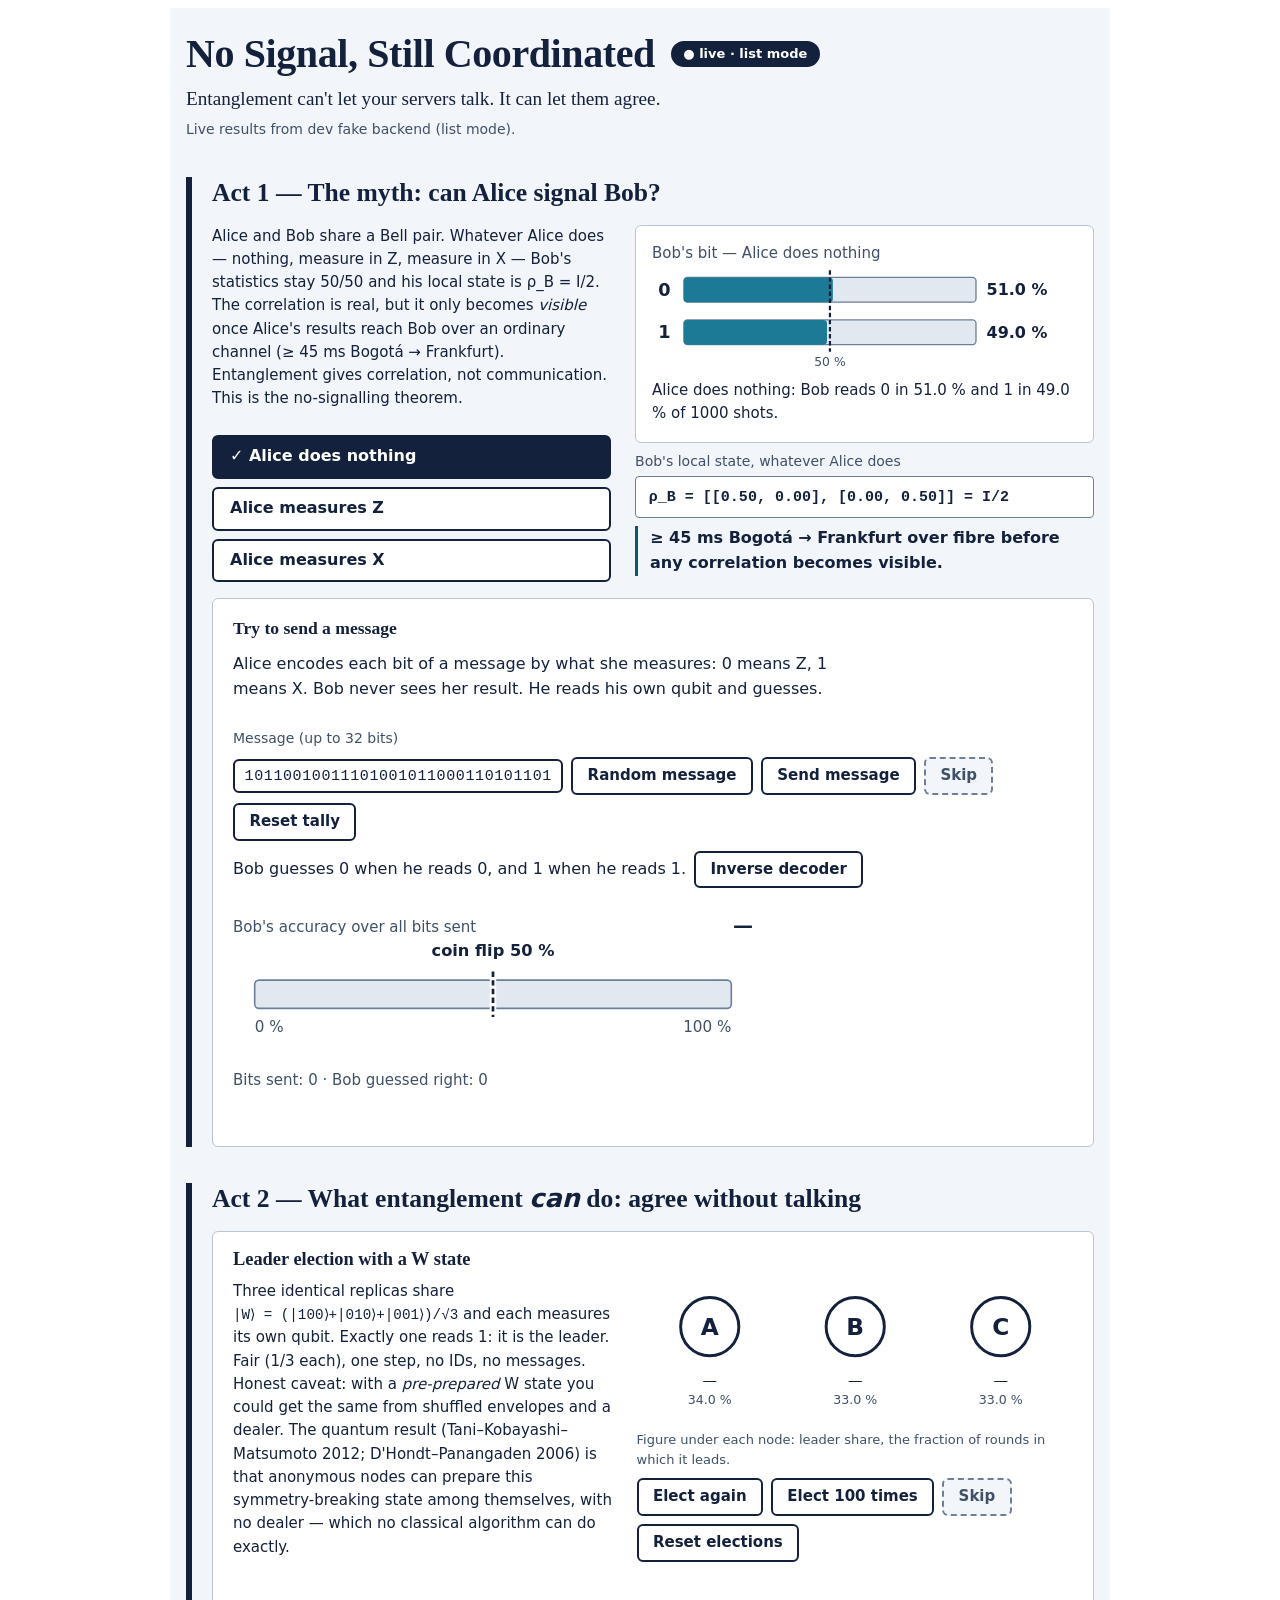
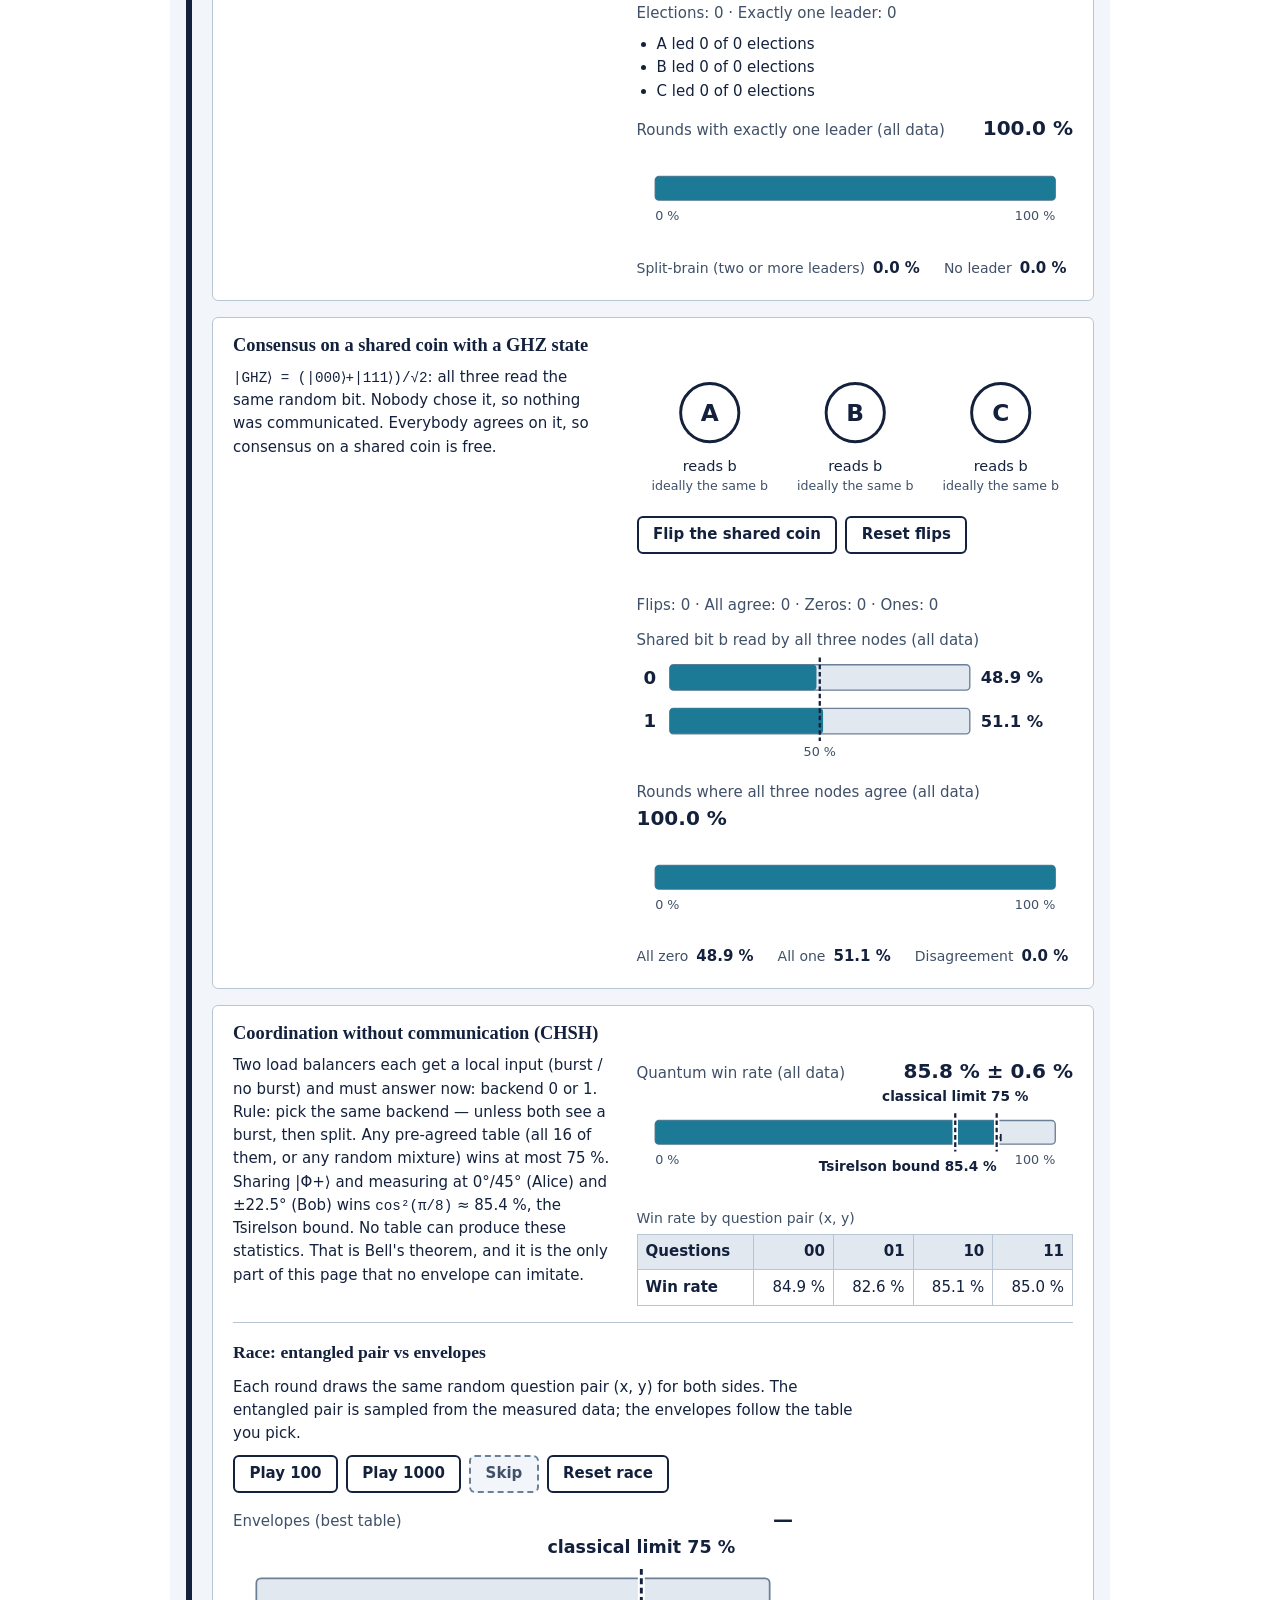
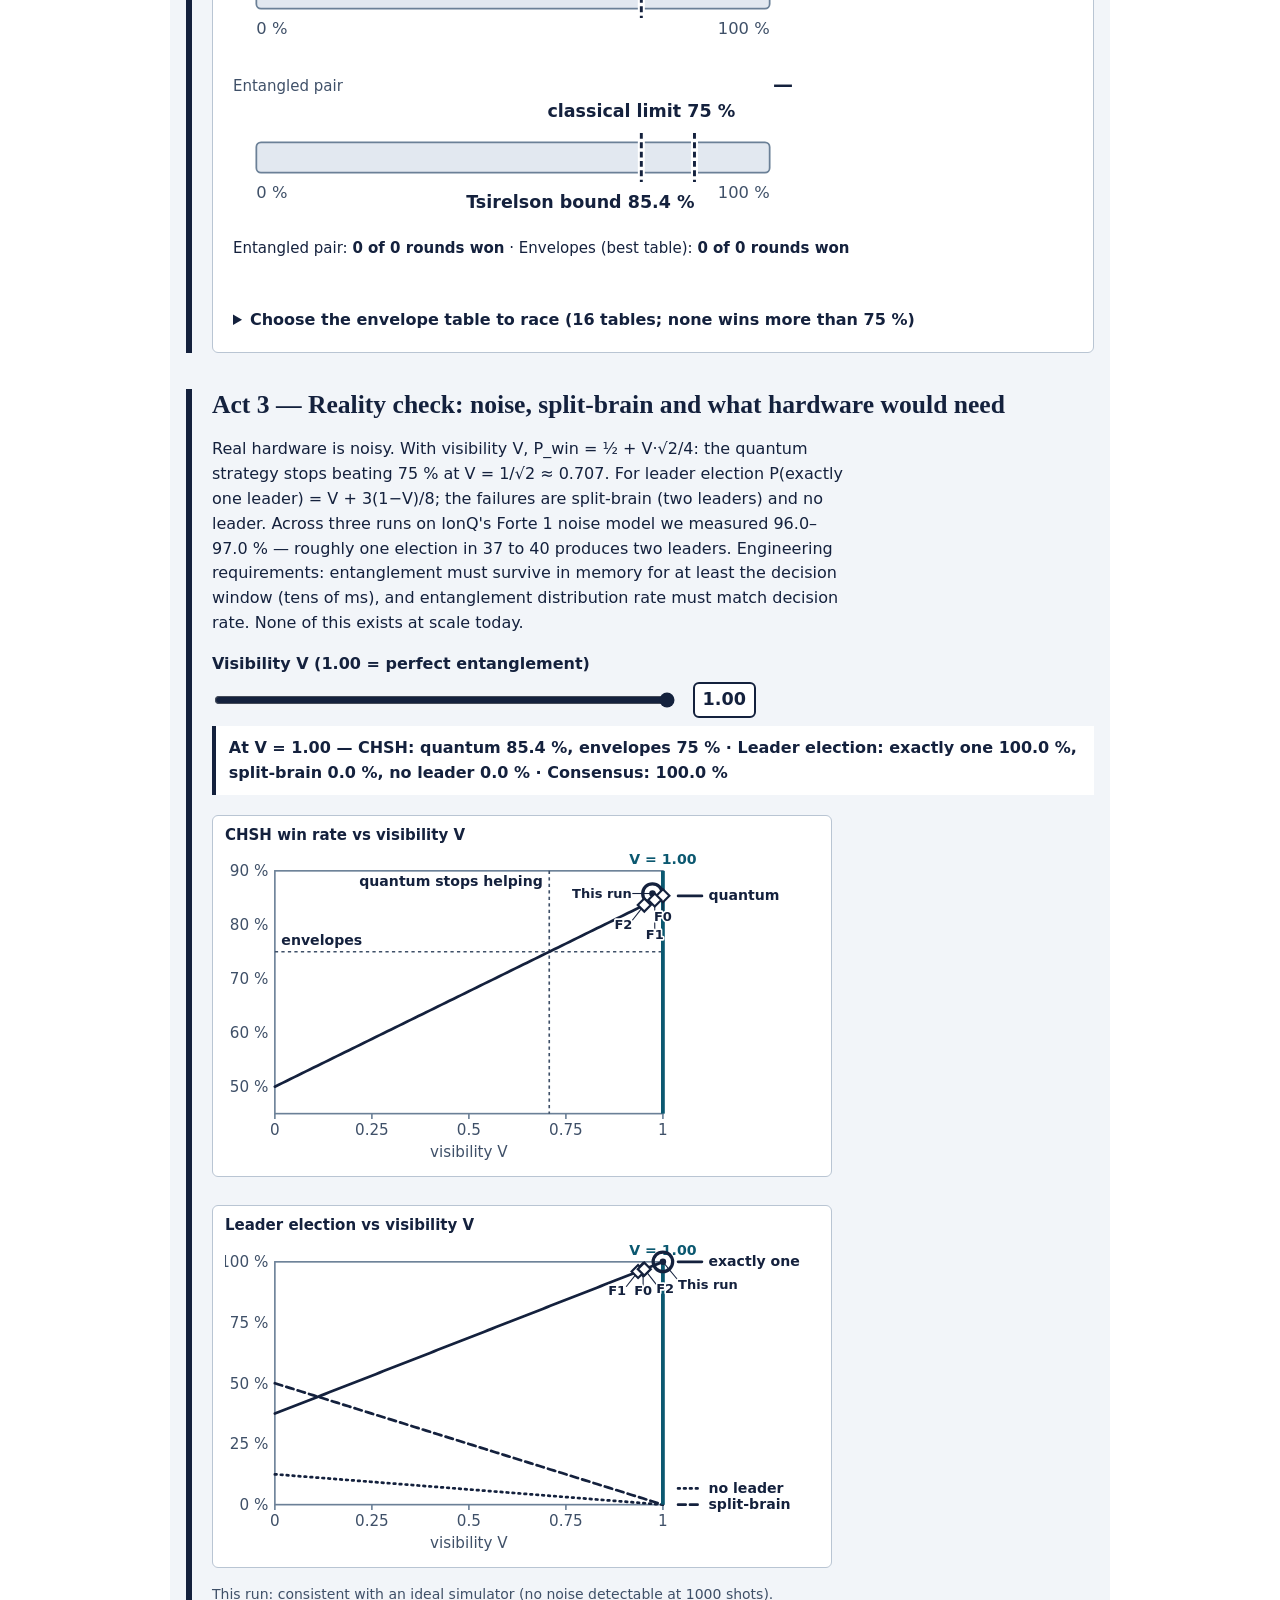
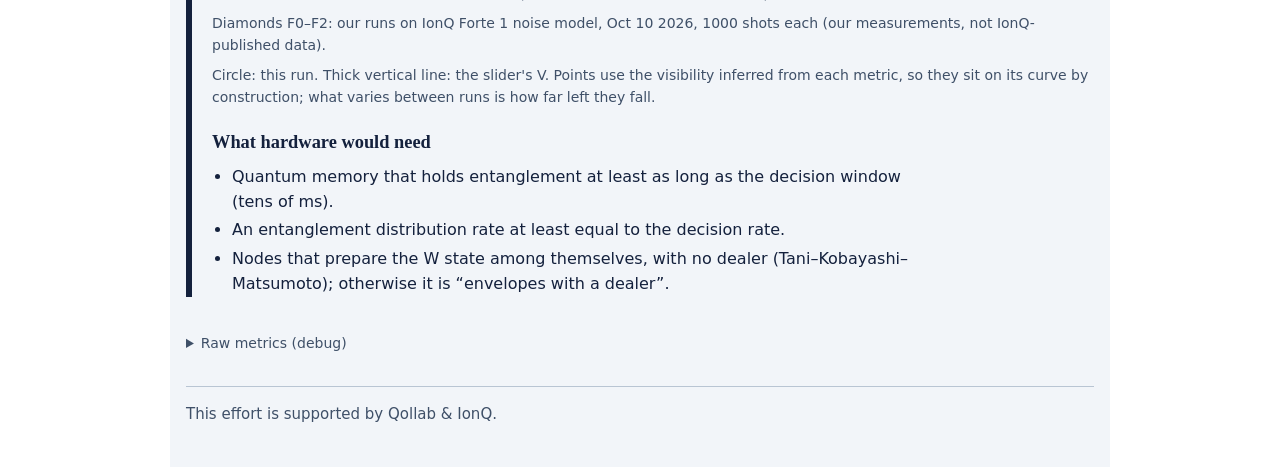
<file: dev/index.html>
<!doctype html>
<!-- Local harness only (NOT uploaded to Qollab). Serve from the repo root:
       python3 -m http.server 8000   ->   http://localhost:8000/dev/
     Add ?mode=wide to make the shim report IonQ-style wide mode. -->
<html lang="en">
<head>
  <meta charset="utf-8">
  <meta name="viewport" content="width=device-width, initial-scale=1">
  <title>NSSC dev harness</title>
  <link rel="stylesheet" href="../main.css">
  <script type="importmap">{ "imports": { "quantum.runner": "./shim/runner.js" } }</script>
</head>
<body>
  <script type="module">
    // Fake Qollab runtime: backend global + fragment injected before main.js runs.
    window.backend = {
      name: 'dev fake backend',
      run: async () => ({ result: async () => ({ get_counts: () => ({}) }) }),
    };
    document.body.innerHTML = await (await fetch('../index.html')).text();
    await import('../main.js');
  </script>
</body>
</html>
</file>
<file: main.css>
/* No Signal, Still Coordinated. One file, no inline styles.
   Own background and text colour: never depend on the host theme.
   Contrast: ink on paper ~15:1, muted on panel ~7:1, chart marks >= 3:1. */

.nssc {
  --ink: #14213d;
  --muted: #3f5068;
  --paper: #f2f5f9;
  --panel: #ffffff;
  --line: #b9c5d3;
  --edge: #6b8097;
  --track: #e2e8f0;
  --accent: #1d7a97;
  --accent-deep: #0b5870;
  --serif: "Iowan Old Style", "Palatino Linotype", Palatino, Georgia, serif;
  --sans: "Segoe UI", Roboto, "Helvetica Neue", "Noto Sans", "DejaVu Sans", Arial, sans-serif;   /* no system-ui: some desktops set a monospace UI font */
  --mono: ui-monospace, "SFMono-Regular", Menlo, Consolas, monospace;

  box-sizing: border-box;
  max-width: 940px;
  margin: 0 auto;
  padding: 1.5rem 1rem 2.5rem;
  background: var(--paper);
  color: var(--ink);
  font: 16px/1.55 var(--sans);
}
.nssc *, .nssc *::before, .nssc *::after { box-sizing: inherit; }
/* Proportional text everywhere (explicit, so host styles cannot turn the body monospace);
   monospace only for formulas, rho_B, bit strings and the debug dump. */
.nssc, .nssc * { font-family: var(--sans); font-variant-numeric: tabular-nums; }
.nssc .mono, .nssc .math, .nssc .rho__box, .nssc .nssc__debug { font-family: var(--mono); }
.nssc .math { font-size: .95em; white-space: nowrap; }

/* Header */
.nssc__titlerow { display: flex; flex-wrap: wrap; align-items: center; gap: .5rem 1rem; }
.nssc h1 { margin: 0; font: 700 clamp(1.7rem, 4.5vw, 2.5rem)/1.1 var(--serif); letter-spacing: -.01em; }
.nssc__tagline { margin: .6rem 0 .4rem; max-width: 40rem; font: 400 1.2rem/1.4 var(--serif); color: var(--ink); }
.nssc__status { margin: 0; font-size: .875rem; color: var(--muted); }
.nssc__badge {
  display: inline-block; padding: .15rem .65rem; border: 2px solid var(--ink); border-radius: 999px;
  background: var(--panel); color: var(--ink); font-size: .8125rem; font-weight: 600; line-height: 1.4; white-space: nowrap;
}
.nssc__badge::before { content: "\25CB\00a0"; }                       /* hollow dot: precomputed */
body[data-source="live"] .nssc__badge { background: var(--ink); color: #fff; }
body[data-source="live"] .nssc__badge::before { content: "\25CF\00a0"; }  /* solid dot: live */

/* Acts: a heavy left rule separates the three acts */
.act { margin: 2.25rem 0; padding: 0 0 0 1.25rem; border-left: 6px solid var(--ink); }
.act > h2 { margin: 0 0 1rem; font: 700 clamp(1.25rem, 3vw, 1.6rem)/1.25 var(--serif); }
.act > h2 em { font-style: italic; }
.act__text { margin: 0 0 1rem; max-width: 40rem; }
.act__text em { font-style: italic; }

.panel { margin: 1rem 0; padding: 1rem 1.25rem 1.25rem; background: var(--panel); border: 1px solid var(--line); border-radius: 6px; }
.panel > h3 { margin: 0 0 .5rem; font: 700 1.15rem/1.3 var(--serif); }
.panel__body, .act1 { display: grid; grid-template-columns: minmax(0, 1fr) minmax(0, 1.15fr); gap: 1rem 1.5rem; align-items: start; }
.panel__body > .act__text, .act1__left > .act__text { font-size: .9375rem; }
.panel__vis, .act1__left, .act1__right { display: flex; flex-direction: column; gap: .5rem; min-width: 0; }

/* Act 1 */
.choices { grid-column: 1; }
.choices { display: flex; flex-direction: column; gap: .5rem; align-items: stretch; }
.choice {
  display: block; width: 100%; padding: .6rem 1rem; border: 2px solid var(--ink); border-radius: 6px;
  background: var(--panel); color: var(--ink); font-family: inherit; font-size: 1rem; font-weight: 600; line-height: 1.3; text-align: left; cursor: pointer;
}
.choice:hover { background: var(--track); }
.choice[aria-pressed="true"] { background: var(--ink); color: #fff; border-width: 4px; padding: calc(.6rem - 2px) calc(1rem - 2px); }
.choice[aria-pressed="true"]::before { content: "\2713\00a0" / ""; }       /* check mark: state not by colour alone */
.act1__out { padding: .75rem 1rem 1rem; background: var(--panel); border: 1px solid var(--line); border-radius: 6px; }
.act1__summary { margin: .5rem 0 0; font-size: .9375rem; }
.act1__compare { margin: .5rem 0 0; font-size: .875rem; color: var(--muted); }
.act1__compare:empty { display: none; }
.rho { display: flex; flex-direction: column; gap: .25rem; }
.rho__label { font-size: .875rem; color: var(--muted); }
.rho__box {
  display: block; padding: .6rem .8rem; border: 1px solid var(--edge); border-radius: 4px;
  background: var(--panel); font-size: .9375rem; font-weight: 600; line-height: 1.4; overflow-wrap: anywhere;
}
.latency { margin: 0; padding-left: .75rem; border-left: 3px solid var(--accent-deep); font-weight: 600; }

/* Charts (SVG classes come from ui/charts.js) */
.chart { margin: .25rem 0 .5rem; overflow-x: auto; max-width: 560px; }
.chart svg { display: block; width: 100%; height: auto; font-family: inherit; }
.chart__head { display: flex; flex-wrap: wrap; justify-content: space-between; align-items: baseline; gap: 0 1rem; }
.chart__label { font-size: .9375rem; color: var(--muted); }
.chart__value { font-size: 1.25rem; font-weight: 700; line-height: 1.3; }
.c-track { fill: var(--track); stroke: var(--edge); stroke-width: 1.5; }
.c-fill { fill: var(--accent); }
.c-err line { stroke: var(--ink); stroke-width: 2; }
.c-mark-halo { stroke: var(--panel); stroke-width: 6; }
.c-mark { stroke: var(--ink); stroke-width: 2.5; stroke-dasharray: 5 3; }
.c-mark-label { fill: var(--ink); font-size: 15px; font-weight: 600; }
.c-axis { fill: var(--muted); font-size: 14px; }
.c-bin { fill: var(--ink); font-size: 20px; font-weight: 700; }
.c-pct { fill: var(--ink); font-size: 18px; font-weight: 700; }

/* Nodes: filled = on, outline = off; state is always spelled out in text */
.node circle { stroke: var(--ink); stroke-width: 3; }
.node.is-off circle { fill: var(--panel); }
.node.is-on circle { fill: var(--ink); }
.node__name { font-size: 24px; font-weight: 700; fill: var(--ink); }
.node.is-on .node__name { fill: #fff; }
.node__state { font-size: 15px; font-weight: 500; fill: var(--ink); }
.node.is-on .node__state { font-weight: 800; }
.node__note { font-size: 13px; fill: var(--muted); }

.stats { display: flex; flex-wrap: wrap; gap: .25rem 1.5rem; margin: .25rem 0 0; }
.stats > div { display: flex; gap: .5rem; align-items: baseline; }
.stats dt { color: var(--muted); font-size: .875rem; }
.stats dd { margin: 0; font-size: .9375rem; font-weight: 700; }

.pairs { width: 100%; margin-top: .75rem; border-collapse: collapse; font-size: .9375rem; }
.pairs caption { padding-bottom: .25rem; text-align: left; font-size: .875rem; color: var(--muted); }
.pairs th, .pairs td { padding: .35rem .5rem; border: 1px solid var(--line); text-align: right; }
.pairs th[scope="row"], .pairs thead th:first-child { text-align: left; }
.pairs thead th { background: var(--track); }

/* Interactive games */
.btn {
  padding: .45rem .9rem; border: 2px solid var(--ink); border-radius: 6px; background: var(--panel); color: var(--ink);
  font-size: .9375rem; font-weight: 600; line-height: 1.3; cursor: pointer;
}
.btn:hover:not(:disabled) { background: var(--track); }
.btn:disabled { border-color: var(--edge); color: var(--muted); background: var(--paper); border-style: dashed; cursor: not-allowed; }
.btn[aria-pressed="true"] { background: var(--ink); color: #fff; border-width: 4px; padding: calc(.45rem - 2px) calc(.9rem - 2px); }
.btn[aria-pressed="true"]::before { content: "\2713\00a0" / ""; }
.game__controls { display: flex; flex-wrap: wrap; align-items: center; gap: .5rem; }
.game__controls label { flex-basis: 100%; font-size: .875rem; color: var(--muted); }
.game__controls input[type="text"] {
  min-width: 0; max-width: 100%; padding: .4rem .6rem; border: 2px solid var(--ink); border-radius: 6px;
  background: var(--panel); color: var(--ink); font-size: .9375rem; letter-spacing: .04em;
}
.game__status { min-height: 1.5em; margin: 0; font-weight: 600; }
.game__counts { margin: 0; font-size: .9375rem; color: var(--muted); }
.game__counts strong { color: var(--ink); }
.legend { margin: 0; font-size: .8125rem; color: var(--muted); }
.tally { margin: 0; padding-left: 1.25rem; font-size: .9375rem; }
.act1__send { grid-column: 1 / -1; display: flex; flex-direction: column; gap: .6rem; padding: 1rem 1.25rem 1.25rem; background: var(--panel); border: 1px solid var(--line); border-radius: 6px; }
.act1__send .chart { max-width: 520px; }
.act1__send h3, .race h4 { margin: 0; font-size: 1.1rem; font-weight: 700; font-family: var(--serif); }
.decoder { margin: 0; display: flex; flex-wrap: wrap; align-items: center; gap: .5rem; }
.msg__row { display: flex; flex-wrap: wrap; gap: 0 1rem; margin: 0; font-size: .9375rem; }
.msg__row .mono { flex: 1 1 12rem; min-width: 0; overflow-wrap: anywhere; }
.msg__label { min-width: 7rem; color: var(--muted); }
.race { margin-top: 1rem; padding-top: 1rem; border-top: 1px solid var(--line); display: flex; flex-direction: column; gap: .6rem; }
.race > .act__text { margin: 0; font-size: .9375rem; }
.race__bars { display: grid; grid-template-columns: minmax(0, 1fr); gap: .25rem; max-width: 560px; }   /* stacked: the SVG text stays readable */
.race__counts p { margin: 0; font-size: .9375rem; }
.strategies { margin-top: .25rem; }
.strategies summary { cursor: pointer; font-weight: 600; }
.strategies fieldset { margin: .5rem 0 0; padding: 0; border: 0; min-width: 0; }
.strategies__table th, .strategies__table td { text-align: left; }
.strategies__table td:first-child { text-align: center; }
.strategies__table .rate, .strategies__table .wins { white-space: nowrap; }
.strategies__table input[type="radio"] { width: 1.1rem; height: 1.1rem; accent-color: var(--ink); }
.sr-only { position: absolute; width: 1px; height: 1px; margin: -1px; padding: 0; overflow: hidden; clip: rect(0 0 0 0); border: 0; white-space: nowrap; }

/* Act 3 */
.slider { display: flex; flex-direction: column; gap: .35rem; max-width: 34rem; margin: .5rem 0; }
.slider label { font-weight: 600; }
.slider__row { display: flex; align-items: center; gap: 1rem; }
.slider input[type="range"] { flex: 1; min-width: 0; height: 2rem; accent-color: var(--ink); cursor: pointer; }
.slider__out { min-width: 3.5rem; padding: .15rem .5rem; border: 2px solid var(--ink); border-radius: 6px; background: var(--panel); font-size: 1.1rem; font-weight: 700; text-align: center; }
.readout { margin: .25rem 0 1rem; padding: .6rem .8rem; background: var(--panel); border-left: 4px solid var(--ink); font-weight: 600; max-width: 56rem; }
.charts { display: flex; flex-direction: column; gap: 1rem; }   /* one column: the plots need the width to stay legible */
.charts .chart { max-width: 620px; background: var(--panel); border: 1px solid var(--line); border-radius: 6px; padding: .5rem .75rem .25rem; }
.charts .chart__label { font-weight: 600; color: var(--ink); }
#act3-root .legend { margin: .5rem 0 0; font-size: .875rem; max-width: 56rem; }
.needs { margin: 0 0 .5rem; padding-left: 1.25rem; max-width: 44rem; }
.needs li { margin: .25rem 0; }
#act3-root h3 { margin: 1.25rem 0 .5rem; font-family: var(--serif); font-size: 1.15rem; font-weight: 700; }

/* curve plot (SVG classes from ui/charts.js) */
.c-frame { fill: var(--panel); stroke: var(--edge); stroke-width: 1.5; }
.c-grid { stroke: var(--track); stroke-width: 1; }
.c-tick { stroke: var(--edge); stroke-width: 1.5; }
.c-ref { stroke: var(--muted); stroke-width: 1.5; stroke-dasharray: 3 3; }
.c-ref-label { fill: var(--ink); font-size: 13px; font-weight: 600; }
.c-series, .c-series-sample { stroke: var(--ink); stroke-width: 2.5; stroke-linecap: round; stroke-linejoin: round; }
.c-end-label { fill: var(--ink); font-size: 13px; font-weight: 600; }
.c-slider-marker { stroke: var(--accent-deep); stroke-width: 3.5; }
.c-marker-label { fill: var(--accent-deep); font-size: 13px; font-weight: 700; }
.pt-leader { stroke: var(--ink); stroke-width: 1; }
.pt-circle { fill: none; stroke: var(--ink); stroke-width: 3; }
.pt-dot { fill: var(--ink); }
.pt-diamond { fill: var(--panel); stroke: var(--ink); stroke-width: 2; }
.pt-label { fill: var(--ink); font-size: 12px; font-weight: 700; paint-order: stroke; stroke: var(--panel); stroke-width: 3px; stroke-linejoin: round; }

/* Debug + footer */
.nssc__debugwrap { margin: 2rem 0 0; }
.nssc__debugwrap summary { cursor: pointer; color: var(--muted); font-size: .875rem; }
.nssc__debug { margin: .5rem 0 0; padding: .75rem; overflow: auto; background: var(--panel); border: 1px solid var(--line); font-size: .8125rem; line-height: 1.4; }
.nssc__footer { margin-top: 2rem; padding-top: 1rem; border-top: 1px solid var(--line); font-size: .9375rem; color: var(--muted); }
.nssc__footer p { margin: 0; }

.nssc :focus-visible { outline: 3px solid var(--accent-deep); outline-offset: 3px; }
.choice[aria-pressed="true"]:focus-visible { outline-color: var(--accent-deep); box-shadow: 0 0 0 2px #fff; }

@media (max-width: 520px) {   /* phones: bigger SVG text, since the 530-unit plots are scaled to ~0.64 */
  .curve .c-axis { font-size: 17px; }
  .curve .c-ref-label { font-size: 16px; }
  .curve .c-end-label, .curve .pt-label { font-size: 15px; }
  .curve .c-marker-label { font-size: 15px; }
}
@media (max-width: 820px) {
  .act { padding-left: .75rem; border-left-width: 4px; }
  .panel__body, .act1 { grid-template-columns: minmax(0, 1fr); }
  .strategies__table .wins { display: none; }   /* win rate already says it */
  .strategies__table th, .strategies__table td { padding: .3rem .4rem; font-size: .8125rem; }
}
</file>
